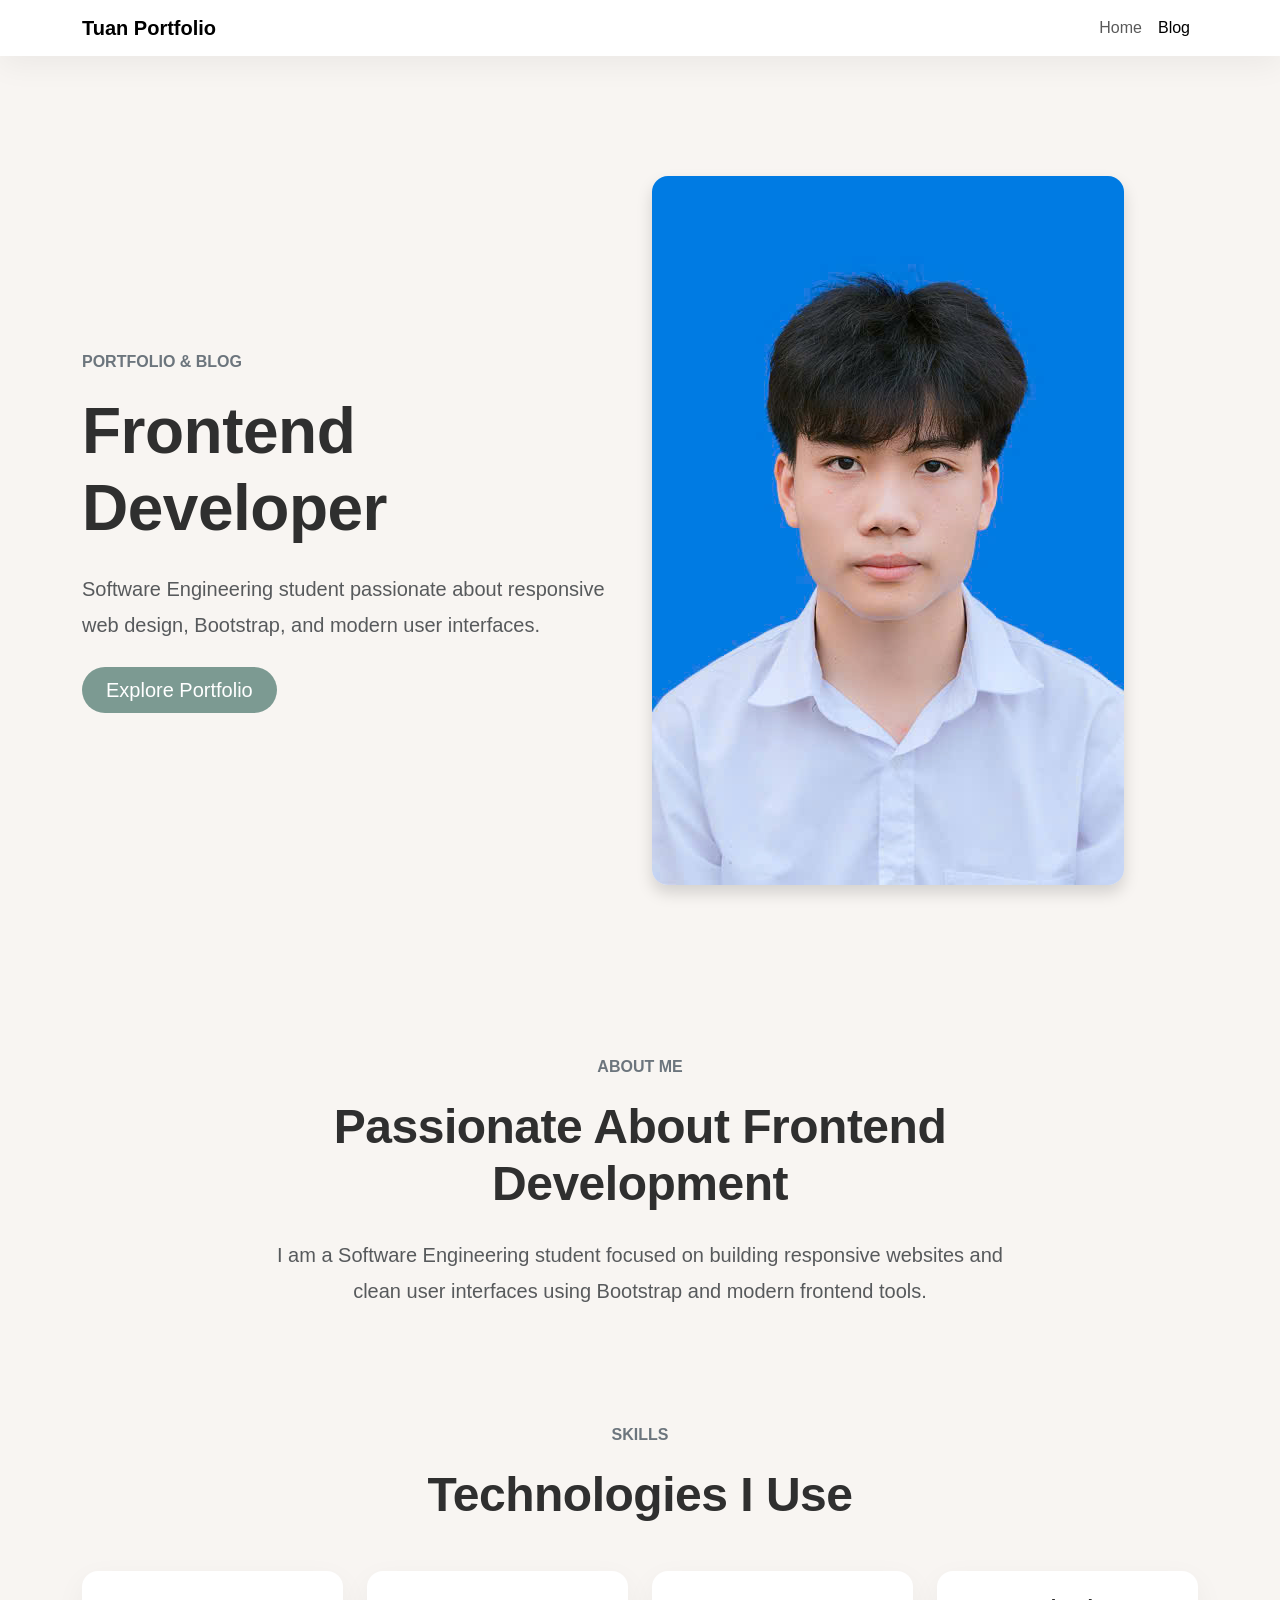
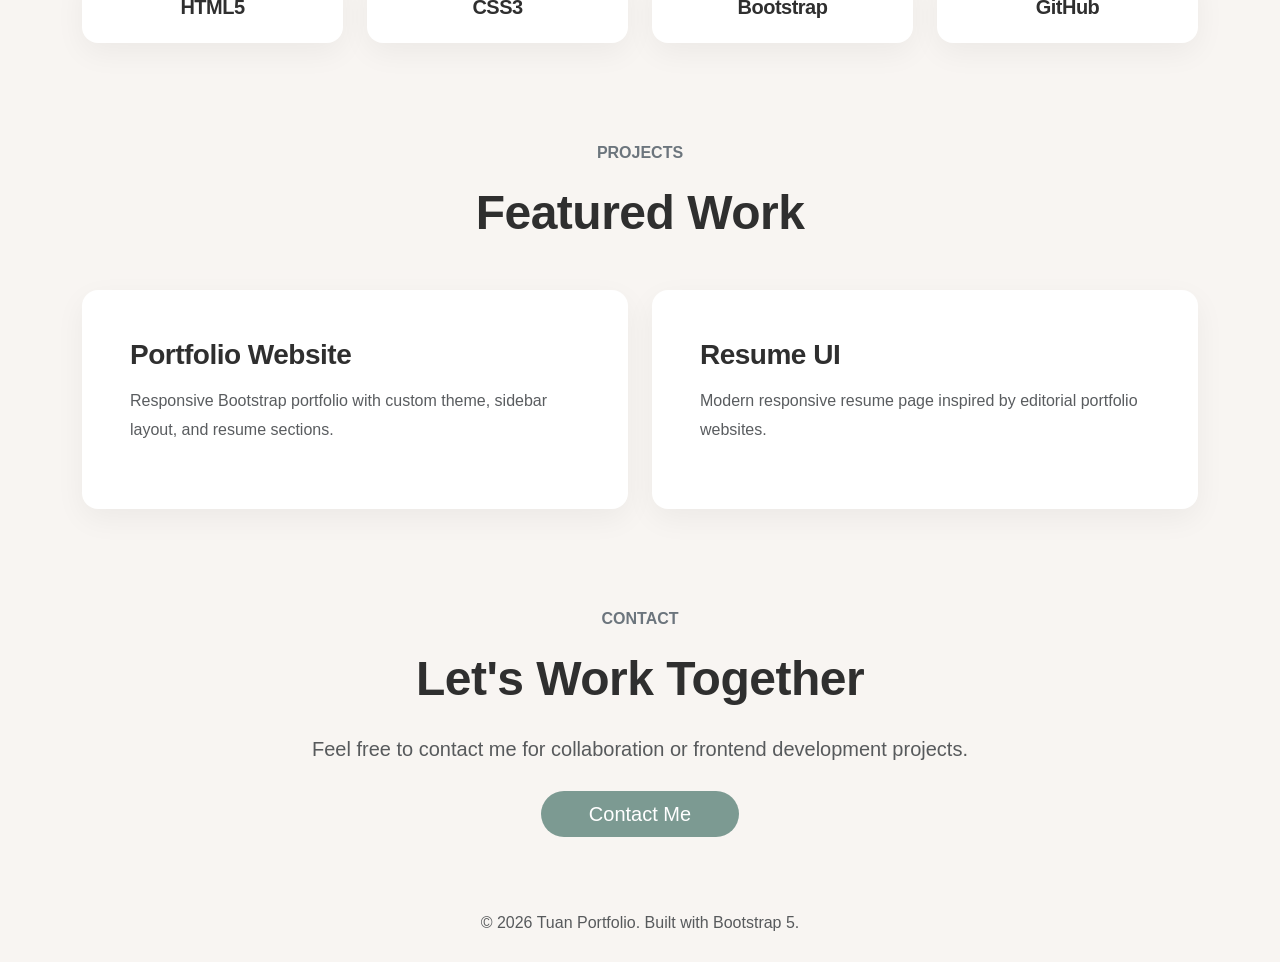
<file: projects/portfolio_bootstrap/index.html>
<!DOCTYPE html>
<html lang="en">
<head>
  <meta charset="UTF-8">

  <meta
    name="viewport"
    content="width=device-width, initial-scale=1.0"
  >

  <title>Tuan Portfolio</title>

  <!-- Bootstrap CSS -->
  <link
    href="https://cdn.jsdelivr.net/npm/bootstrap@5.3.7/dist/css/bootstrap.min.css"
    rel="stylesheet"
  >

  <!-- Custom CSS -->
  <link
    rel="stylesheet"
    href="css/custom-theme.css"
  >
</head>

<body>
    <nav class="navbar navbar-expand-lg bg-white shadow-sm">

  <div class="container">

    <a class="navbar-brand fw-bold" href="index.html">
      Tuan Portfolio
    </a>

    <button
      class="navbar-toggler"
      type="button"
      data-bs-toggle="collapse"
      data-bs-target="#navMenu">

      <span class="navbar-toggler-icon"></span>

    </button>

    <div class="collapse navbar-collapse" id="navMenu">

      <ul class="navbar-nav ms-auto">

        <li class="nav-item">
          <a class="nav-link" href="index.html">
            Home
          </a>
        </li>

        <li class="nav-item">
          <a class="nav-link active" href="blog.html">
            Blog
          </a>
        </li>

      </ul>

    </div>

  </div>

</nav>

<section class="section-padding min-vh-100 d-flex align-items-center">
    <div class="container">

      <div class="row align-items-center">

        <!-- LEFT CONTENT -->
        <div class="col-12 col-lg-6">

         <p class="text-uppercase text-secondary fw-semibold">
            Portfolio & Blog
        </p>

          <h1 class="display-3 fw-bold mb-4">
        Frontend Developer
        </h1>

     <p class="lead text-muted mb-4">
         Software Engineering student passionate about responsive web design, Bootstrap, and modern user interfaces.
     </p>

    <a href="blog.html" class="btn btn-primary btn-lg px-4 py-2 rounded-pill">
  Explore Portfolio
</a>

</div>

        <!-- RIGHT IMAGE -->
        <div class="col-12 col-lg-6 mt-4 mt-lg-0">

          <img
            src="z7742858306246_678a3f3cca18d427f43c7c27fc06f314.jpg"
            class="img-fluid rounded-4 shadow"
            alt="Profile image"
          >

        </div>

      </div>

    </div>

  </section>
  <section class="py-5">

  <div class="container">

    <div class="row justify-content-center">

      <div class="col-lg-8 text-center">

        <p class="text-uppercase text-secondary fw-semibold">
          About Me
        </p>

        <h2 class="display-5 fw-bold mb-4">
          Passionate About Frontend Development
        </h2>

        <p class="lead text-muted">
          I am a Software Engineering student focused on
          building responsive websites and clean user
          interfaces using Bootstrap and modern frontend tools.
        </p>

      </div>

    </div>

  </div>

</section>
<section class="py-5">

  <div class="container">

    <div class="text-center mb-5">

      <p class="text-uppercase text-secondary fw-semibold">
        Skills
      </p>

      <h2 class="display-5 fw-bold">
        Technologies I Use
      </h2>

    </div>

    <div class="row g-4">

      <div class="col-6 col-md-3">

        <div class="p-4 bg-white rounded-4 shadow-sm text-center">

          <h5 class="fw-bold mb-0">
            HTML5
          </h5>

        </div>

      </div>

      <div class="col-6 col-md-3">

        <div class="p-4 bg-white rounded-4 shadow-sm text-center">

          <h5 class="fw-bold mb-0">
            CSS3
          </h5>

        </div>

      </div>

      <div class="col-6 col-md-3">

        <div class="p-4 bg-white rounded-4 shadow-sm text-center">

          <h5 class="fw-bold mb-0">
            Bootstrap
          </h5>

        </div>

      </div>

      <div class="col-6 col-md-3">

        <div class="p-4 bg-white rounded-4 shadow-sm text-center">

          <h5 class="fw-bold mb-0">
            GitHub
          </h5>

        </div>

      </div>

    </div>

  </div>

</section>
<section class="py-5">

  <div class="container">

    <div class="text-center mb-5">

      <p class="text-uppercase text-secondary fw-semibold">
        Projects
      </p>

      <h2 class="display-5 fw-bold">
        Featured Work
      </h2>

    </div>

    <div class="row g-4">

      <div class="col-lg-6">

        <div class="bg-white p-5 rounded-4 shadow-sm h-100">

          <h3 class="fw-bold mb-3">
            Portfolio Website
          </h3>

          <p class="text-muted">
            Responsive Bootstrap portfolio with custom theme,
            sidebar layout, and resume sections.
          </p>

        </div>

      </div>

      <div class="col-lg-6">

        <div class="bg-white p-5 rounded-4 shadow-sm h-100">

          <h3 class="fw-bold mb-3">
            Resume UI
          </h3>

          <p class="text-muted">
            Modern responsive resume page inspired by
            editorial portfolio websites.
          </p>

        </div>

      </div>

    </div>

  </div>

</section>
<section class="py-5">

  <div class="container text-center">

    <p class="text-uppercase text-secondary fw-semibold">
      Contact
    </p>

    <h2 class="display-5 fw-bold mb-4">
      Let's Work Together
    </h2>

    <p class="lead text-muted mb-4">
      Feel free to contact me for collaboration
      or frontend development projects.
    </p>

    <a
      href="mailto:your-email@gmail.com"
      class="btn btn-primary btn-lg rounded-pill px-5">

      Contact Me

    </a>

  </div>

</section>
<footer class="py-4 text-center">

  <p class="text-muted mb-0">
    © 2026 Tuan Portfolio. Built with Bootstrap 5.
  </p>

</footer>
  <!-- Bootstrap JS -->
  <script
    src="https://cdn.jsdelivr.net/npm/bootstrap@5.3.7/dist/js/bootstrap.bundle.min.js">
  </script>

  <!-- Custom JS -->
  <script src="js/main.js"></script>

</body>
</html>
</file>
<file: projects/portfolio_bootstrap/css/custom-theme.css>
:root {

  --bs-primary: #7c9a92;
  --bs-primary-rgb: 124, 154, 146;

  --bs-dark: #2f2f2f;
  --bs-body-bg: #f8f5f2;

  --bs-border-radius: 1rem;

}

/* BODY */
body {
  background-color: var(--bs-body-bg);
  color: #2f2f2f;
  font-family: Arial, sans-serif;
}

/* BUTTONS */
.btn-dark {
  background-color: #7c9a92;
  border: none;
}

.btn-dark:hover {
  background-color: #6d8881;
}

/* NAVBAR */
.navbar {
  background-color: white;
}

/* IMAGES */
img {
  object-fit: cover;
}
/* CUSTOM SPACING */

.section-padding {
  padding-top: 120px;
  padding-bottom: 120px;
}

.card-spacing {
  padding: 32px;
}

.text-spacing {
  margin-bottom: 24px;
}

.large-gap {
  gap: 32px;
}
/* FINAL THEME COLORS */

body {
  background-color: #f8f5f2;
  color: #2f2f2f;
}

/* HEADINGS */
h1,
h2,
h3,
h4,
h5,
h6 {
  color: #2f2f2f;
  letter-spacing: -0.5px;
}

/* PARAGRAPHS */
p {
  line-height: 1.8;
}

/* NAVBAR */
.navbar {
  backdrop-filter: blur(10px);
}

/* LINKS */
a {
  text-decoration: none;
  transition: 0.3s ease;
}

a:hover {
  opacity: 0.7;
}

/* CARDS */
.card {
  background-color: #ffffff;
  border: none;
}

/* SHADOW */
.shadow-sm {
  box-shadow: 0 10px 30px rgba(0,0,0,0.05) !important;
}

/* BUTTONS */
.btn-primary {
  background-color: #7c9a92;
  border: none;
}

.btn-primary:hover {
  background-color: #6d8881;
}

.btn-outline-primary {
  border-color: #7c9a92;
  color: #7c9a92;
}

.btn-outline-primary:hover {
  background-color: #7c9a92;
  border-color: #7c9a92;
}
</file>
